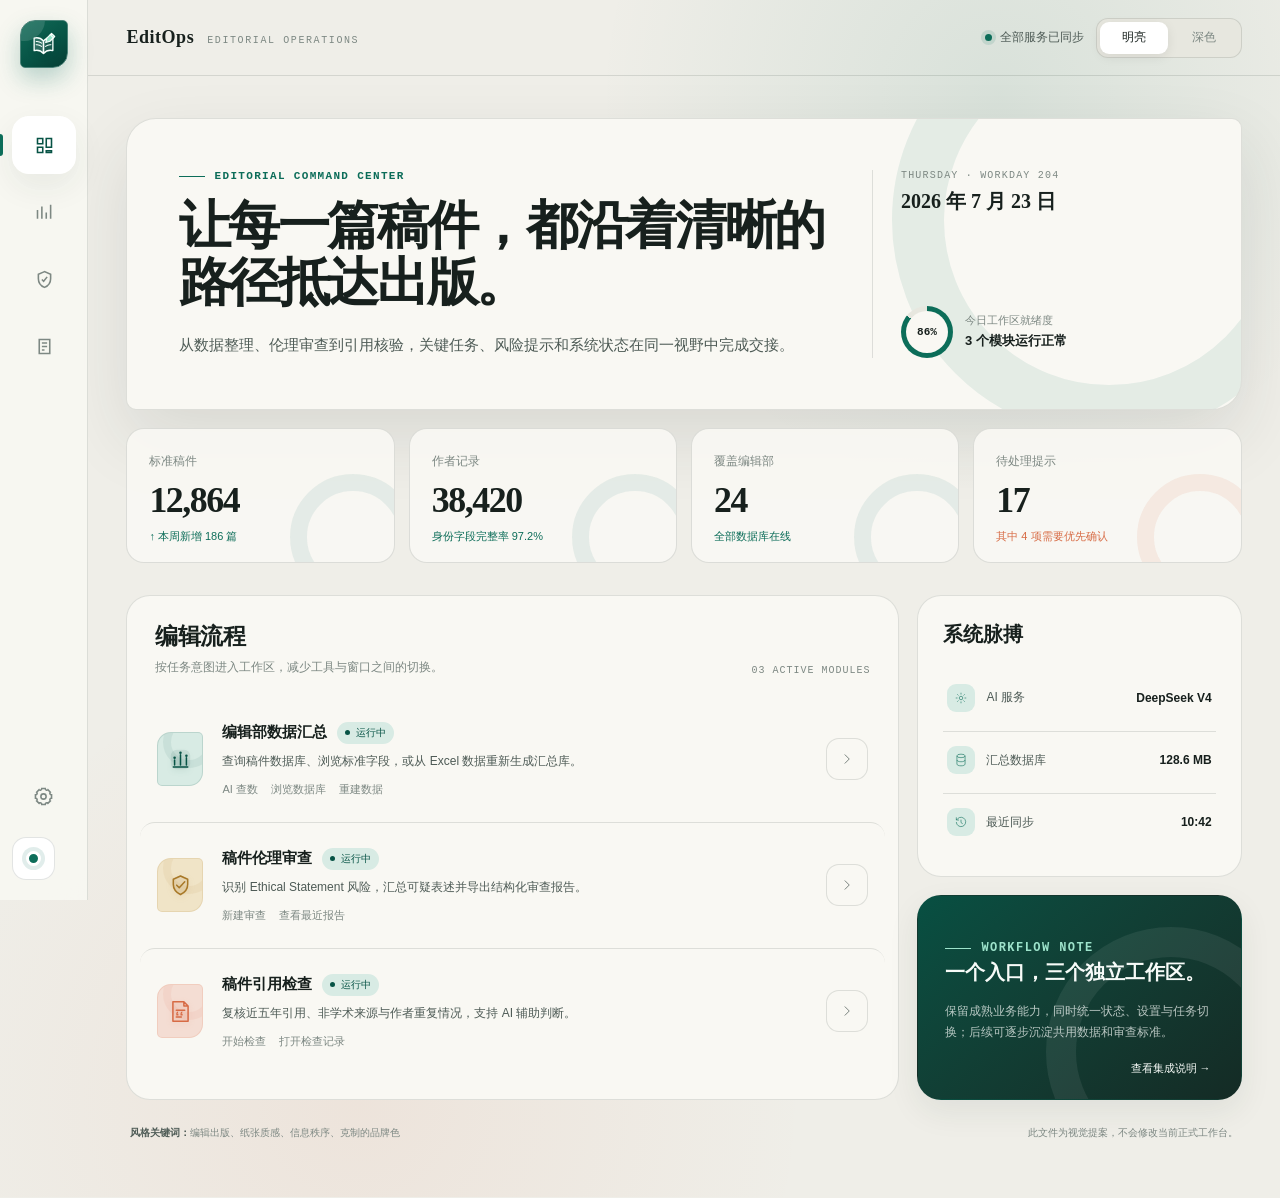
<file: style-previews/workbench-theme-concept.html>
<!doctype html>
<html lang="zh-CN" data-theme="light">
<head>
  <meta charset="utf-8">
  <meta name="viewport" content="width=device-width, initial-scale=1">
  <meta name="color-scheme" content="light dark">
  <title>EditOps · 视觉风格提案</title>
  <link rel="icon" href="data:image/svg+xml,%3Csvg xmlns='http://www.w3.org/2000/svg' viewBox='0 0 64 64'%3E%3Crect width='64' height='64' rx='16' fill='%23075b4b'/%3E%3Cg fill='none' stroke='white' stroke-width='3.4' stroke-linecap='round' stroke-linejoin='round'%3E%3Cpath d='M13 18c8-2 14 1 19 6v25c-5-5-11-8-19-6z'/%3E%3Cpath d='M32 24c5-5 11-8 19-6v25c-8-2-14 1-19 6z'/%3E%3Cpath d='m39 16 7-7 6 6-7 7-8 2z' fill='%237bd9bd' stroke='white'/%3E%3C/g%3E%3C/svg%3E">
  <style>
    :root {
      color-scheme: light;
      --bg: #efeee8;
      --paper: #f9f8f3;
      --paper-strong: #ffffff;
      --paper-soft: #e7e7df;
      --ink: #17201d;
      --ink-2: #4e5b56;
      --ink-3: #7d8883;
      --line: rgba(23, 32, 29, 0.12);
      --line-strong: rgba(23, 32, 29, 0.22);
      --brand: #0c6d59;
      --brand-strong: #075345;
      --brand-soft: #d8ebe4;
      --accent: #d76b45;
      --accent-soft: #f4ddd3;
      --gold: #a87827;
      --gold-soft: #f0e4c7;
      --danger: #b84545;
      --shadow: 0 28px 70px rgba(33, 47, 41, 0.11);
      --shadow-soft: 0 12px 32px rgba(33, 47, 41, 0.075);
      --display: "Noto Serif SC", "Source Han Serif SC", "Songti SC", STSong, serif;
      --ui: "Noto Sans CJK SC", "Microsoft YaHei UI", "PingFang SC", sans-serif;
      --mono: "Cascadia Code", "SFMono-Regular", Consolas, monospace;
    }

    html[data-theme="dark"] {
      color-scheme: dark;
      --bg: #0d1412;
      --paper: #141d1a;
      --paper-strong: #1a2521;
      --paper-soft: #202e29;
      --ink: #f0f3ee;
      --ink-2: #adb9b3;
      --ink-3: #78867f;
      --line: rgba(226, 237, 230, 0.11);
      --line-strong: rgba(226, 237, 230, 0.2);
      --brand: #6bd3b2;
      --brand-strong: #91e4c9;
      --brand-soft: #193c32;
      --accent: #f08a64;
      --accent-soft: #492a22;
      --gold: #e4bd72;
      --gold-soft: #3e3422;
      --danger: #ef8585;
      --shadow: 0 28px 80px rgba(0, 0, 0, 0.38);
      --shadow-soft: 0 12px 32px rgba(0, 0, 0, 0.25);
    }

    * {
      box-sizing: border-box;
    }

    html {
      min-width: 320px;
      min-height: 100%;
      background: var(--bg);
    }

    body {
      min-height: 100vh;
      margin: 0;
      color: var(--ink);
      font-family: var(--ui);
      background:
        radial-gradient(circle at 78% 8%, color-mix(in srgb, var(--brand) 10%, transparent), transparent 25rem),
        radial-gradient(circle at 28% 92%, color-mix(in srgb, var(--accent) 8%, transparent), transparent 28rem),
        var(--bg);
      transition: color 260ms ease, background 260ms ease;
    }

    body::before {
      position: fixed;
      inset: 0;
      z-index: -1;
      pointer-events: none;
      content: "";
      opacity: 0.28;
      background-image: url("data:image/svg+xml,%3Csvg viewBox='0 0 180 180' xmlns='http://www.w3.org/2000/svg'%3E%3Cfilter id='n'%3E%3CfeTurbulence type='fractalNoise' baseFrequency='.9' numOctaves='2' stitchTiles='stitch'/%3E%3C/filter%3E%3Crect width='100%25' height='100%25' filter='url(%23n)' opacity='.08'/%3E%3C/svg%3E");
    }

    button {
      color: inherit;
      font: inherit;
    }

    button:focus-visible {
      outline: 3px solid color-mix(in srgb, var(--brand) 32%, transparent);
      outline-offset: 3px;
    }

    .shell {
      min-height: 100vh;
      display: grid;
      grid-template-columns: 88px minmax(0, 1fr);
    }

    .rail {
      position: sticky;
      top: 0;
      z-index: 10;
      height: 100vh;
      display: flex;
      flex-direction: column;
      align-items: center;
      padding: 20px 12px;
      border-right: 1px solid var(--line);
      background: color-mix(in srgb, var(--paper) 86%, transparent);
      backdrop-filter: blur(22px);
    }

    .brand {
      position: relative;
      width: 48px;
      height: 48px;
      display: grid;
      place-items: center;
      overflow: hidden;
      border: 1px solid color-mix(in srgb, var(--brand-strong) 72%, white);
      border-radius: 15px 5px 15px 5px;
      color: #f8fffc;
      background:
        linear-gradient(145deg, color-mix(in srgb, var(--brand-strong) 72%, #27a785), var(--brand-strong) 58%, #063e34);
      box-shadow: 0 11px 24px color-mix(in srgb, var(--brand) 27%, transparent);
    }

    .brand::after {
      position: absolute;
      inset: -22px auto auto -18px;
      width: 42px;
      height: 42px;
      border-radius: 50%;
      content: "";
      background: rgba(255, 255, 255, 0.13);
    }

    .brand svg {
      position: relative;
      z-index: 1;
      width: 29px;
      height: 29px;
      filter: drop-shadow(0 2px 3px rgba(0, 0, 0, 0.15));
    }

    .rail-nav {
      width: 100%;
      display: grid;
      gap: 9px;
      margin-top: 48px;
    }

    .nav-button {
      position: relative;
      width: 64px;
      height: 58px;
      display: grid;
      place-items: center;
      border: 0;
      border-radius: 17px;
      color: var(--ink-3);
      background: transparent;
      cursor: pointer;
      transition: color 180ms ease, background 180ms ease, transform 180ms ease;
    }

    .nav-button svg {
      width: 21px;
      height: 21px;
      stroke-width: 1.8;
    }

    .nav-button:hover {
      color: var(--ink);
      background: var(--paper-soft);
      transform: translateY(-1px);
    }

    .nav-button.active {
      color: var(--brand-strong);
      background: var(--paper-strong);
      box-shadow: var(--shadow-soft);
    }

    .nav-button.active::before {
      position: absolute;
      left: -12px;
      width: 3px;
      height: 22px;
      border-radius: 0 4px 4px 0;
      content: "";
      background: var(--brand);
    }

    .nav-button span {
      position: absolute;
      right: -87px;
      z-index: 30;
      width: max-content;
      padding: 7px 10px;
      border: 1px solid var(--line);
      border-radius: 8px;
      color: var(--ink);
      font-size: 12px;
      background: var(--paper-strong);
      box-shadow: var(--shadow-soft);
      opacity: 0;
      pointer-events: none;
      transform: translateX(-5px);
      transition: opacity 140ms ease, transform 140ms ease;
    }

    .nav-button:hover span {
      opacity: 1;
      transform: translateX(0);
    }

    .rail-bottom {
      display: grid;
      gap: 12px;
      margin-top: auto;
    }

    .online {
      width: 43px;
      height: 43px;
      display: grid;
      place-items: center;
      border: 1px solid var(--line);
      border-radius: 14px;
      background: var(--paper-strong);
    }

    .online::after {
      width: 9px;
      height: 9px;
      border: 3px solid var(--paper-strong);
      border-radius: 50%;
      content: "";
      background: var(--brand);
      box-shadow: 0 0 0 4px color-mix(in srgb, var(--brand) 12%, transparent);
    }

    .workspace {
      min-width: 0;
    }

    .topbar {
      height: 76px;
      display: flex;
      align-items: center;
      justify-content: space-between;
      gap: 24px;
      padding: 0 clamp(22px, 3vw, 48px);
      border-bottom: 1px solid var(--line);
    }

    .identity {
      display: flex;
      align-items: baseline;
      gap: 13px;
    }

    .identity strong {
      font-family: var(--display);
      font-size: 18px;
      letter-spacing: 0.03em;
    }

    .identity span {
      color: var(--ink-3);
      font-family: var(--mono);
      font-size: 10px;
      letter-spacing: 0.16em;
      text-transform: uppercase;
    }

    .top-actions {
      display: flex;
      align-items: center;
      gap: 12px;
    }

    .sync-status {
      display: flex;
      align-items: center;
      gap: 8px;
      color: var(--ink-2);
      font-size: 12px;
    }

    .sync-status i {
      width: 7px;
      height: 7px;
      border-radius: 50%;
      background: var(--brand);
      box-shadow: 0 0 0 4px color-mix(in srgb, var(--brand) 12%, transparent);
    }

    .theme-toggle {
      position: relative;
      height: 40px;
      display: grid;
      grid-template-columns: 1fr 1fr;
      gap: 2px;
      padding: 3px;
      border: 1px solid var(--line);
      border-radius: 12px;
      background: var(--paper-soft);
    }

    .theme-toggle button {
      min-width: 68px;
      border: 0;
      border-radius: 9px;
      color: var(--ink-3);
      font-size: 12px;
      background: transparent;
      cursor: pointer;
      transition: color 160ms ease, background 160ms ease, box-shadow 160ms ease;
    }

    .theme-toggle button.active {
      color: var(--ink);
      background: var(--paper-strong);
      box-shadow: 0 3px 12px rgba(0, 0, 0, 0.08);
    }

    main {
      width: min(1500px, 100%);
      margin: 0 auto;
      padding: 42px clamp(22px, 3vw, 48px) 56px;
    }

    .hero {
      position: relative;
      min-height: 226px;
      display: grid;
      grid-template-columns: minmax(0, 1.35fr) minmax(300px, 0.65fr);
      gap: 34px;
      overflow: hidden;
      padding: clamp(28px, 4vw, 54px);
      border: 1px solid var(--line);
      border-radius: 30px 10px 30px 10px;
      background: var(--paper);
      box-shadow: var(--shadow);
    }

    .hero::after {
      position: absolute;
      top: -116px;
      right: -85px;
      width: 330px;
      height: 330px;
      border: 52px solid color-mix(in srgb, var(--brand) 9%, transparent);
      border-radius: 50%;
      content: "";
    }

    .hero-copy {
      position: relative;
      z-index: 1;
    }

    .eyebrow {
      display: flex;
      align-items: center;
      gap: 10px;
      margin: 0 0 15px;
      color: var(--brand);
      font-family: var(--mono);
      font-size: 11px;
      font-weight: 700;
      letter-spacing: 0.12em;
      text-transform: uppercase;
    }

    .eyebrow::before {
      width: 26px;
      height: 1px;
      content: "";
      background: currentColor;
    }

    h1 {
      max-width: 760px;
      margin: 0;
      font-family: var(--display);
      font-size: clamp(34px, 4.1vw, 62px);
      font-weight: 700;
      letter-spacing: -0.045em;
      line-height: 1.08;
    }

    .hero-copy > p:last-child {
      max-width: 680px;
      margin: 20px 0 0;
      color: var(--ink-2);
      font-size: 15px;
      line-height: 1.8;
    }

    .hero-aside {
      position: relative;
      z-index: 1;
      align-self: stretch;
      display: flex;
      flex-direction: column;
      justify-content: space-between;
      padding-left: 28px;
      border-left: 1px solid var(--line);
    }

    .date-block span {
      display: block;
      color: var(--ink-3);
      font-family: var(--mono);
      font-size: 10px;
      letter-spacing: 0.12em;
      text-transform: uppercase;
    }

    .date-block strong {
      display: block;
      margin-top: 7px;
      font-family: var(--display);
      font-size: 20px;
      font-weight: 600;
    }

    .readiness {
      display: flex;
      align-items: center;
      gap: 12px;
      margin-top: 35px;
    }

    .readiness-ring {
      position: relative;
      width: 52px;
      height: 52px;
      display: grid;
      place-items: center;
      border-radius: 50%;
      font-family: var(--mono);
      font-size: 11px;
      background: conic-gradient(var(--brand) 0 86%, var(--paper-soft) 86%);
    }

    .readiness-ring::before {
      position: absolute;
      inset: 5px;
      border-radius: 50%;
      content: "";
      background: var(--paper);
    }

    .readiness-ring b {
      position: relative;
      font-weight: 600;
    }

    .readiness div:last-child span,
    .readiness div:last-child strong {
      display: block;
    }

    .readiness div:last-child span {
      color: var(--ink-3);
      font-size: 11px;
    }

    .readiness div:last-child strong {
      margin-top: 4px;
      font-size: 13px;
    }

    .metric-grid {
      display: grid;
      grid-template-columns: repeat(4, minmax(0, 1fr));
      gap: 14px;
      margin: 18px 0 32px;
    }

    .metric {
      position: relative;
      min-height: 132px;
      overflow: hidden;
      padding: 22px 22px 18px;
      border: 1px solid var(--line);
      border-radius: 18px;
      background: color-mix(in srgb, var(--paper) 92%, transparent);
      transition: transform 180ms ease, border-color 180ms ease, box-shadow 180ms ease;
    }

    .metric:hover {
      border-color: var(--line-strong);
      box-shadow: var(--shadow-soft);
      transform: translateY(-3px);
    }

    .metric::after {
      position: absolute;
      right: -22px;
      bottom: -38px;
      width: 92px;
      height: 92px;
      border: 17px solid color-mix(in srgb, var(--brand) 8%, transparent);
      border-radius: 50%;
      content: "";
    }

    .metric:nth-child(4)::after {
      border-color: color-mix(in srgb, var(--accent) 10%, transparent);
    }

    .metric span {
      color: var(--ink-3);
      font-size: 12px;
    }

    .metric strong {
      display: block;
      margin-top: 9px;
      font-family: var(--display);
      font-size: clamp(27px, 2.8vw, 38px);
      font-weight: 650;
      letter-spacing: -0.04em;
    }

    .metric small {
      display: block;
      margin-top: 8px;
      color: var(--brand);
      font-size: 11px;
    }

    .metric.warning small {
      color: var(--accent);
    }

    .content-grid {
      display: grid;
      grid-template-columns: minmax(0, 1.55fr) minmax(310px, 0.65fr);
      gap: 18px;
    }

    .panel {
      border: 1px solid var(--line);
      border-radius: 24px;
      background: var(--paper);
    }

    .panel-heading {
      display: flex;
      align-items: flex-end;
      justify-content: space-between;
      gap: 24px;
      padding: 25px 28px 20px;
    }

    .panel-heading h2 {
      margin: 0;
      font-family: var(--display);
      font-size: 23px;
      font-weight: 650;
      letter-spacing: -0.025em;
    }

    .panel-heading p {
      margin: 7px 0 0;
      color: var(--ink-3);
      font-size: 12px;
    }

    .panel-heading > span {
      color: var(--ink-3);
      font-family: var(--mono);
      font-size: 10px;
      letter-spacing: 0.1em;
    }

    .workflow-list {
      padding: 0 13px 13px;
    }

    .workflow {
      position: relative;
      display: grid;
      grid-template-columns: 48px minmax(0, 1fr) auto;
      gap: 17px;
      align-items: center;
      min-height: 126px;
      padding: 19px 17px;
      border-top: 1px solid var(--line);
      border-radius: 15px;
      transition: background 180ms ease, transform 180ms ease;
    }

    .workflow:hover {
      background: var(--paper-strong);
      transform: translateX(4px);
    }

    .workflow:first-child {
      border-top-color: transparent;
    }

    .workflow-mark {
      position: relative;
      width: 46px;
      height: 54px;
      display: grid;
      place-items: center;
      overflow: hidden;
      border: 1px solid color-mix(in srgb, currentColor 14%, transparent);
      border-radius: 14px 5px 14px 5px;
      color: var(--brand-strong);
      background: var(--brand-soft);
    }

    .workflow-mark::after {
      position: absolute;
      top: -17px;
      right: -13px;
      width: 36px;
      height: 36px;
      border: 8px solid currentColor;
      border-radius: 50%;
      content: "";
      opacity: 0.07;
    }

    .workflow-mark svg {
      position: relative;
      z-index: 1;
      width: 27px;
      height: 27px;
      overflow: visible;
      stroke-width: 1.8;
      filter: drop-shadow(0 2px 3px color-mix(in srgb, currentColor 15%, transparent));
    }

    .workflow:nth-child(2) .workflow-mark {
      color: var(--gold);
      background: var(--gold-soft);
    }

    .workflow:nth-child(3) .workflow-mark {
      color: var(--accent);
      background: var(--accent-soft);
    }

    .workflow-copy {
      min-width: 0;
    }

    .workflow-title {
      display: flex;
      align-items: center;
      flex-wrap: wrap;
      gap: 10px;
    }

    .workflow-title h3 {
      margin: 0;
      font-size: 15px;
      font-weight: 680;
    }

    .status-pill {
      display: inline-flex;
      align-items: center;
      gap: 6px;
      padding: 4px 8px;
      border-radius: 999px;
      color: var(--brand-strong);
      font-size: 10px;
      background: var(--brand-soft);
    }

    .status-pill::before {
      width: 5px;
      height: 5px;
      border-radius: 50%;
      content: "";
      background: currentColor;
    }

    .workflow-copy > p {
      max-width: 760px;
      margin: 8px 0 10px;
      color: var(--ink-2);
      font-size: 12px;
      line-height: 1.65;
    }

    .quick-links {
      display: flex;
      flex-wrap: wrap;
      gap: 13px;
    }

    .quick-links button {
      padding: 0;
      border: 0;
      color: var(--ink-3);
      font-size: 11px;
      background: transparent;
      cursor: pointer;
    }

    .quick-links button:hover {
      color: var(--brand);
    }

    .enter {
      width: 42px;
      height: 42px;
      display: grid;
      place-items: center;
      border: 1px solid var(--line);
      border-radius: 13px;
      color: var(--ink-2);
      background: var(--paper);
      cursor: pointer;
      transition: color 160ms ease, border-color 160ms ease, background 160ms ease, transform 160ms ease;
    }

    .workflow:hover .enter {
      color: #f8fffc;
      border-color: var(--brand);
      background: var(--brand);
      transform: translateX(2px);
    }

    .enter svg {
      width: 18px;
      height: 18px;
    }

    .side-column {
      display: grid;
      gap: 18px;
      align-content: start;
    }

    .system-card {
      padding: 25px;
    }

    .system-card h2,
    .memo-card h2 {
      margin: 0;
      font-family: var(--display);
      font-size: 20px;
      font-weight: 650;
    }

    .system-list {
      display: grid;
      gap: 4px;
      margin-top: 21px;
    }

    .system-row {
      display: grid;
      grid-template-columns: 28px minmax(0, 1fr) auto;
      gap: 11px;
      align-items: center;
      min-height: 58px;
      padding: 8px 4px;
      border-top: 1px solid var(--line);
    }

    .system-row:first-child {
      border-top: 0;
    }

    .system-icon {
      width: 28px;
      height: 28px;
      display: grid;
      place-items: center;
      border-radius: 9px;
      color: var(--brand);
      background: var(--brand-soft);
    }

    .system-icon svg {
      width: 14px;
      height: 14px;
    }

    .system-row span {
      color: var(--ink-2);
      font-size: 12px;
    }

    .system-row strong {
      font-size: 12px;
      font-weight: 650;
    }

    .memo-card {
      position: relative;
      overflow: hidden;
      min-height: 205px;
      padding: 27px;
      color: #f7fbf8;
      border-color: transparent;
      background:
        linear-gradient(140deg, color-mix(in srgb, var(--brand-strong) 94%, #081b15), #142b25);
      box-shadow: var(--shadow-soft);
    }

    .memo-card::after {
      position: absolute;
      right: -55px;
      bottom: -78px;
      width: 190px;
      height: 190px;
      border: 30px solid rgba(255, 255, 255, 0.07);
      border-radius: 50%;
      content: "";
    }

    .memo-card .eyebrow {
      color: #9de3cb;
    }

    .memo-card p {
      max-width: 320px;
      margin: 15px 0 0;
      color: rgba(247, 251, 248, 0.72);
      font-size: 12px;
      line-height: 1.75;
    }

    .memo-link {
      position: absolute;
      right: 24px;
      bottom: 22px;
      z-index: 1;
      border: 0;
      color: #f7fbf8;
      font-size: 11px;
      background: transparent;
      cursor: pointer;
    }

    .preview-note {
      display: flex;
      justify-content: space-between;
      gap: 24px;
      margin-top: 24px;
      padding: 0 4px;
      color: var(--ink-3);
      font-size: 10px;
      line-height: 1.7;
    }

    .preview-note b {
      color: var(--ink-2);
      font-weight: 600;
    }

    @keyframes rise {
      from {
        opacity: 0;
        transform: translateY(14px);
      }
      to {
        opacity: 1;
        transform: translateY(0);
      }
    }

    .hero,
    .metric,
    .panel {
      animation: rise 520ms both;
    }

    .metric:nth-child(1) { animation-delay: 70ms; }
    .metric:nth-child(2) { animation-delay: 110ms; }
    .metric:nth-child(3) { animation-delay: 150ms; }
    .metric:nth-child(4) { animation-delay: 190ms; }
    .content-grid > *:first-child { animation-delay: 230ms; }
    .content-grid > *:last-child { animation-delay: 270ms; }

    @media (max-width: 1100px) {
      .hero {
        grid-template-columns: 1fr;
      }

      .hero-aside {
        display: grid;
        grid-template-columns: 1fr auto;
        align-items: end;
        padding: 22px 0 0;
        border-top: 1px solid var(--line);
        border-left: 0;
      }

      .readiness {
        margin-top: 0;
      }

      .content-grid {
        grid-template-columns: 1fr;
      }

      .side-column {
        grid-template-columns: 1fr 1fr;
      }
    }

    @media (max-width: 760px) {
      .shell {
        display: block;
      }

      .rail {
        position: fixed;
        inset: auto 12px 12px;
        z-index: 50;
        width: auto;
        height: 68px;
        flex-direction: row;
        justify-content: center;
        padding: 7px;
        border: 1px solid var(--line);
        border-radius: 22px;
        box-shadow: var(--shadow);
      }

      .brand,
      .rail-bottom {
        display: none;
      }

      .rail-nav {
        width: auto;
        grid-template-columns: repeat(4, 1fr);
        gap: 4px;
        margin: 0;
      }

      .nav-button {
        width: 58px;
        height: 52px;
      }

      .nav-button.active::before,
      .nav-button span {
        display: none;
      }

      .topbar {
        height: auto;
        align-items: flex-start;
        padding-top: 18px;
        padding-bottom: 18px;
      }

      .identity span,
      .sync-status {
        display: none;
      }

      main {
        padding-top: 24px;
        padding-bottom: 108px;
      }

      .hero {
        padding: 27px 24px;
        border-radius: 24px 8px 24px 8px;
      }

      .hero-aside {
        grid-template-columns: 1fr;
      }

      .readiness {
        margin-top: 20px;
      }

      .metric-grid {
        grid-template-columns: 1fr 1fr;
      }

      .side-column {
        grid-template-columns: 1fr;
      }

      .workflow {
        grid-template-columns: 42px minmax(0, 1fr);
      }

      .workflow-mark {
        width: 42px;
        height: 48px;
      }

      .enter {
        display: none;
      }
    }

    @media (max-width: 480px) {
      .theme-toggle button {
        min-width: 48px;
      }

      .metric-grid {
        grid-template-columns: 1fr;
      }

      .metric {
        min-height: 112px;
      }

      .panel-heading {
        align-items: flex-start;
        flex-direction: column;
      }

      .preview-note {
        flex-direction: column;
      }
    }

    @media (prefers-reduced-motion: reduce) {
      *,
      *::before,
      *::after {
        scroll-behavior: auto !important;
        animation-duration: 0.01ms !important;
        animation-iteration-count: 1 !important;
        transition-duration: 0.01ms !important;
      }
    }
  </style>
</head>
<body>
  <div class="shell">
    <aside class="rail" aria-label="主导航">
      <div class="brand" aria-label="EditOps">
        <svg viewBox="0 0 48 48" fill="none" aria-hidden="true">
          <path d="M8.5 13.5c6.4-1.7 11.6.4 15.5 4.7v20.6c-3.9-4.3-9.1-6.4-15.5-4.7V13.5Z" fill="rgba(255,255,255,.16)" stroke="currentColor" stroke-width="2.2" stroke-linejoin="round"/>
          <path d="M24 18.2c3.9-4.3 9.1-6.4 15.5-4.7v20.6c-6.4-1.7-11.6.4-15.5 4.7V18.2Z" fill="rgba(255,255,255,.08)" stroke="currentColor" stroke-width="2.2" stroke-linejoin="round"/>
          <path d="m29.5 13.4 7.8-7.8 5.2 5.2-7.8 7.8-7 2.1 1.8-7.3Z" fill="#91e4c9" stroke="currentColor" stroke-width="2" stroke-linejoin="round"/>
          <path d="m35.2 7.7 5.2 5.2M11.8 19.1c3.4-.4 6.4.5 9 2.7M11.8 24.4c3.4-.4 6.4.5 9 2.7M36.4 24.4c-3.4-.4-6.4.5-9 2.7" stroke="currentColor" stroke-width="1.7" stroke-linecap="round"/>
        </svg>
      </div>

      <nav class="rail-nav">
        <button class="nav-button active" type="button" aria-label="工作台">
          <svg viewBox="0 0 24 24" fill="none" stroke="currentColor"><path d="M4 4h6v6H4zM14 4h6v10h-6zM4 14h6v6H4zM14 18h6v2h-6z"/></svg>
          <span>工作台</span>
        </button>
        <button class="nav-button" type="button" aria-label="数据汇总">
          <svg viewBox="0 0 24 24" fill="none" stroke="currentColor"><path d="M4 19V9m5 10V5m5 14v-7m5 7V3"/></svg>
          <span>数据汇总</span>
        </button>
        <button class="nav-button" type="button" aria-label="伦理审查">
          <svg viewBox="0 0 24 24" fill="none" stroke="currentColor"><path d="M12 3 5 6v5c0 4.6 2.8 8.2 7 10 4.2-1.8 7-5.4 7-10V6z"/><path d="m9 12 2 2 4-5"/></svg>
          <span>伦理审查</span>
        </button>
        <button class="nav-button" type="button" aria-label="引用检查">
          <svg viewBox="0 0 24 24" fill="none" stroke="currentColor"><path d="M6 4h12v16H6z"/><path d="M9 8h6M9 12h6M9 16h3"/></svg>
          <span>引用检查</span>
        </button>
      </nav>

      <div class="rail-bottom">
        <button class="nav-button" type="button" aria-label="系统设置">
          <svg viewBox="0 0 24 24" fill="none" stroke="currentColor"><circle cx="12" cy="12" r="3"/><path d="M19.4 15a1.7 1.7 0 0 0 .3 1.9l.1.1-2.8 2.8-.1-.1a1.7 1.7 0 0 0-1.9-.3 1.7 1.7 0 0 0-1 1.6v.2h-4V21a1.7 1.7 0 0 0-1-1.6 1.7 1.7 0 0 0-1.9.3l-.1.1L4.2 17l.1-.1a1.7 1.7 0 0 0 .3-1.9A1.7 1.7 0 0 0 3 14H2.8v-4H3a1.7 1.7 0 0 0 1.6-1 1.7 1.7 0 0 0-.3-1.9L4.2 7 7 4.2l.1.1A1.7 1.7 0 0 0 9 4.6a1.7 1.7 0 0 0 1-1.6v-.2h4V3a1.7 1.7 0 0 0 1 1.6 1.7 1.7 0 0 0 1.9-.3l.1-.1L19.8 7l-.1.1a1.7 1.7 0 0 0-.3 1.9 1.7 1.7 0 0 0 1.6 1h.2v4H21a1.7 1.7 0 0 0-1.6 1z"/></svg>
          <span>系统设置</span>
        </button>
        <div class="online" title="系统运行正常"></div>
      </div>
    </aside>

    <div class="workspace">
      <header class="topbar">
        <div class="identity">
          <strong>EditOps</strong>
          <span>Editorial Operations</span>
        </div>
        <div class="top-actions">
          <div class="sync-status"><i></i><span>全部服务已同步</span></div>
          <div class="theme-toggle" aria-label="主题预览">
            <button class="active" type="button" data-theme-choice="light">明亮</button>
            <button type="button" data-theme-choice="dark">深色</button>
          </div>
        </div>
      </header>

      <main>
        <section class="hero">
          <div class="hero-copy">
            <p class="eyebrow">Editorial command center</p>
            <h1>让每一篇稿件，都沿着清晰的路径抵达出版。</h1>
            <p>从数据整理、伦理审查到引用核验，关键任务、风险提示和系统状态在同一视野中完成交接。</p>
          </div>
          <aside class="hero-aside">
            <div class="date-block">
              <span>Thursday · Workday 204</span>
              <strong>2026 年 7 月 23 日</strong>
            </div>
            <div class="readiness">
              <div class="readiness-ring"><b>86%</b></div>
              <div>
                <span>今日工作区就绪度</span>
                <strong>3 个模块运行正常</strong>
              </div>
            </div>
          </aside>
        </section>

        <section class="metric-grid" aria-label="核心指标">
          <article class="metric">
            <span>标准稿件</span>
            <strong>12,864</strong>
            <small>↑ 本周新增 186 篇</small>
          </article>
          <article class="metric">
            <span>作者记录</span>
            <strong>38,420</strong>
            <small>身份字段完整率 97.2%</small>
          </article>
          <article class="metric">
            <span>覆盖编辑部</span>
            <strong>24</strong>
            <small>全部数据库在线</small>
          </article>
          <article class="metric warning">
            <span>待处理提示</span>
            <strong>17</strong>
            <small>其中 4 项需要优先确认</small>
          </article>
        </section>

        <section class="content-grid">
          <article class="panel">
            <header class="panel-heading">
              <div>
                <h2>编辑流程</h2>
                <p>按任务意图进入工作区，减少工具与窗口之间的切换。</p>
              </div>
              <span>03 ACTIVE MODULES</span>
            </header>

            <div class="workflow-list">
              <section class="workflow">
                <div class="workflow-mark" aria-hidden="true">
                  <svg viewBox="0 0 32 32" fill="none" stroke="currentColor" stroke-linecap="round" stroke-linejoin="round">
                    <rect x="4.5" y="4.5" width="23" height="23" rx="7" fill="currentColor" opacity=".09" stroke="none"/>
                    <path d="M9 22.5v-6M16 22.5v-12M23 22.5v-8.5"/>
                    <path d="M7.5 25h17"/>
                    <circle cx="9" cy="14" r="1.5" fill="currentColor" stroke="none"/>
                    <circle cx="16" cy="8" r="1.5" fill="currentColor" stroke="none"/>
                    <circle cx="23" cy="11.5" r="1.5" fill="currentColor" stroke="none"/>
                  </svg>
                </div>
                <div class="workflow-copy">
                  <div class="workflow-title">
                    <h3>编辑部数据汇总</h3>
                    <span class="status-pill">运行中</span>
                  </div>
                  <p>查询稿件数据库、浏览标准字段，或从 Excel 数据重新生成汇总库。</p>
                  <div class="quick-links">
                    <button type="button">AI 查数</button>
                    <button type="button">浏览数据库</button>
                    <button type="button">重建数据</button>
                  </div>
                </div>
                <button class="enter" type="button" aria-label="进入编辑部数据汇总">
                  <svg viewBox="0 0 24 24" fill="none" stroke="currentColor"><path d="m9 18 6-6-6-6"/></svg>
                </button>
              </section>

              <section class="workflow">
                <div class="workflow-mark" aria-hidden="true">
                  <svg viewBox="0 0 32 32" fill="none" stroke="currentColor" stroke-linecap="round" stroke-linejoin="round">
                    <path d="M16 3.8 25.5 8v6.7c0 6.3-3.7 10.9-9.5 13.5-5.8-2.6-9.5-7.2-9.5-13.5V8L16 3.8Z" fill="currentColor" opacity=".1" stroke="none"/>
                    <path d="M16 4.8 24.5 8.6v6c0 5.6-3.3 9.7-8.5 12.1-5.2-2.4-8.5-6.5-8.5-12.1v-6L16 4.8Z"/>
                    <path d="m11.5 15.6 3 3 6.5-7"/>
                  </svg>
                </div>
                <div class="workflow-copy">
                  <div class="workflow-title">
                    <h3>稿件伦理审查</h3>
                    <span class="status-pill">运行中</span>
                  </div>
                  <p>识别 Ethical Statement 风险，汇总可疑表述并导出结构化审查报告。</p>
                  <div class="quick-links">
                    <button type="button">新建审查</button>
                    <button type="button">查看最近报告</button>
                  </div>
                </div>
                <button class="enter" type="button" aria-label="进入稿件伦理审查">
                  <svg viewBox="0 0 24 24" fill="none" stroke="currentColor"><path d="m9 18 6-6-6-6"/></svg>
                </button>
              </section>

              <section class="workflow">
                <div class="workflow-mark" aria-hidden="true">
                  <svg viewBox="0 0 32 32" fill="none" stroke="currentColor" stroke-linecap="round" stroke-linejoin="round">
                    <path d="M7 4.5h13l5 5v18H7z" fill="currentColor" opacity=".08" stroke="none"/>
                    <path d="M7 4.5h13l5 5v18H7zM20 4.5v5h5"/>
                    <path d="M11 14.5h10M11 22.5h6"/>
                    <path d="M11 18.7c0-1.5.7-2.4 2.1-2.7v1.4c-.5.2-.8.6-.8 1.2h1.2v2.1H11v-2Zm5 0c0-1.5.7-2.4 2.1-2.7v1.4c-.5.2-.8.6-.8 1.2h1.2v2.1H16v-2Z" fill="currentColor" stroke="none"/>
                  </svg>
                </div>
                <div class="workflow-copy">
                  <div class="workflow-title">
                    <h3>稿件引用检查</h3>
                    <span class="status-pill">运行中</span>
                  </div>
                  <p>复核近五年引用、非学术来源与作者重复情况，支持 AI 辅助判断。</p>
                  <div class="quick-links">
                    <button type="button">开始检查</button>
                    <button type="button">打开检查记录</button>
                  </div>
                </div>
                <button class="enter" type="button" aria-label="进入稿件引用检查">
                  <svg viewBox="0 0 24 24" fill="none" stroke="currentColor"><path d="m9 18 6-6-6-6"/></svg>
                </button>
              </section>
            </div>
          </article>

          <aside class="side-column">
            <section class="panel system-card">
              <h2>系统脉搏</h2>
              <div class="system-list">
                <div class="system-row">
                  <div class="system-icon">
                    <svg viewBox="0 0 24 24" fill="none" stroke="currentColor"><path d="M12 3v3m0 12v3M3 12h3m12 0h3M5.6 5.6l2.1 2.1m8.6 8.6 2.1 2.1m0-12.8-2.1 2.1m-8.6 8.6-2.1 2.1"/><circle cx="12" cy="12" r="3"/></svg>
                  </div>
                  <span>AI 服务</span>
                  <strong>DeepSeek V4</strong>
                </div>
                <div class="system-row">
                  <div class="system-icon">
                    <svg viewBox="0 0 24 24" fill="none" stroke="currentColor"><ellipse cx="12" cy="5" rx="7" ry="3"/><path d="M5 5v7c0 1.7 3.1 3 7 3s7-1.3 7-3V5M5 12v7c0 1.7 3.1 3 7 3s7-1.3 7-3v-7"/></svg>
                  </div>
                  <span>汇总数据库</span>
                  <strong>128.6 MB</strong>
                </div>
                <div class="system-row">
                  <div class="system-icon">
                    <svg viewBox="0 0 24 24" fill="none" stroke="currentColor"><path d="M4 12a8 8 0 1 0 2.3-5.7L4 8.6"/><path d="M4 4v4.6h4.6M12 8v5l3 2"/></svg>
                  </div>
                  <span>最近同步</span>
                  <strong>10:42</strong>
                </div>
              </div>
            </section>

            <section class="panel memo-card">
              <p class="eyebrow">Workflow note</p>
              <h2>一个入口，三个独立工作区。</h2>
              <p>保留成熟业务能力，同时统一状态、设置与任务切换；后续可逐步沉淀共用数据和审查标准。</p>
              <button class="memo-link" type="button">查看集成说明 →</button>
            </section>
          </aside>
        </section>

        <footer class="preview-note">
          <span><b>风格关键词：</b>编辑出版、纸张质感、信息秩序、克制的品牌色</span>
          <span>此文件为视觉提案，不会修改当前正式工作台。</span>
        </footer>
      </main>
    </div>
  </div>

  <script>
    const root = document.documentElement;
    const themeButtons = [...document.querySelectorAll("[data-theme-choice]")];

    function setTheme(theme) {
      root.dataset.theme = theme;
      themeButtons.forEach((button) => {
        button.classList.toggle("active", button.dataset.themeChoice === theme);
      });
    }

    themeButtons.forEach((button) => {
      button.addEventListener("click", () => setTheme(button.dataset.themeChoice));
    });

    document.querySelectorAll(".nav-button").forEach((button) => {
      button.addEventListener("click", () => {
        document.querySelectorAll(".nav-button").forEach((item) => item.classList.remove("active"));
        button.classList.add("active");
      });
    });
  </script>
</body>
</html>
</file>
